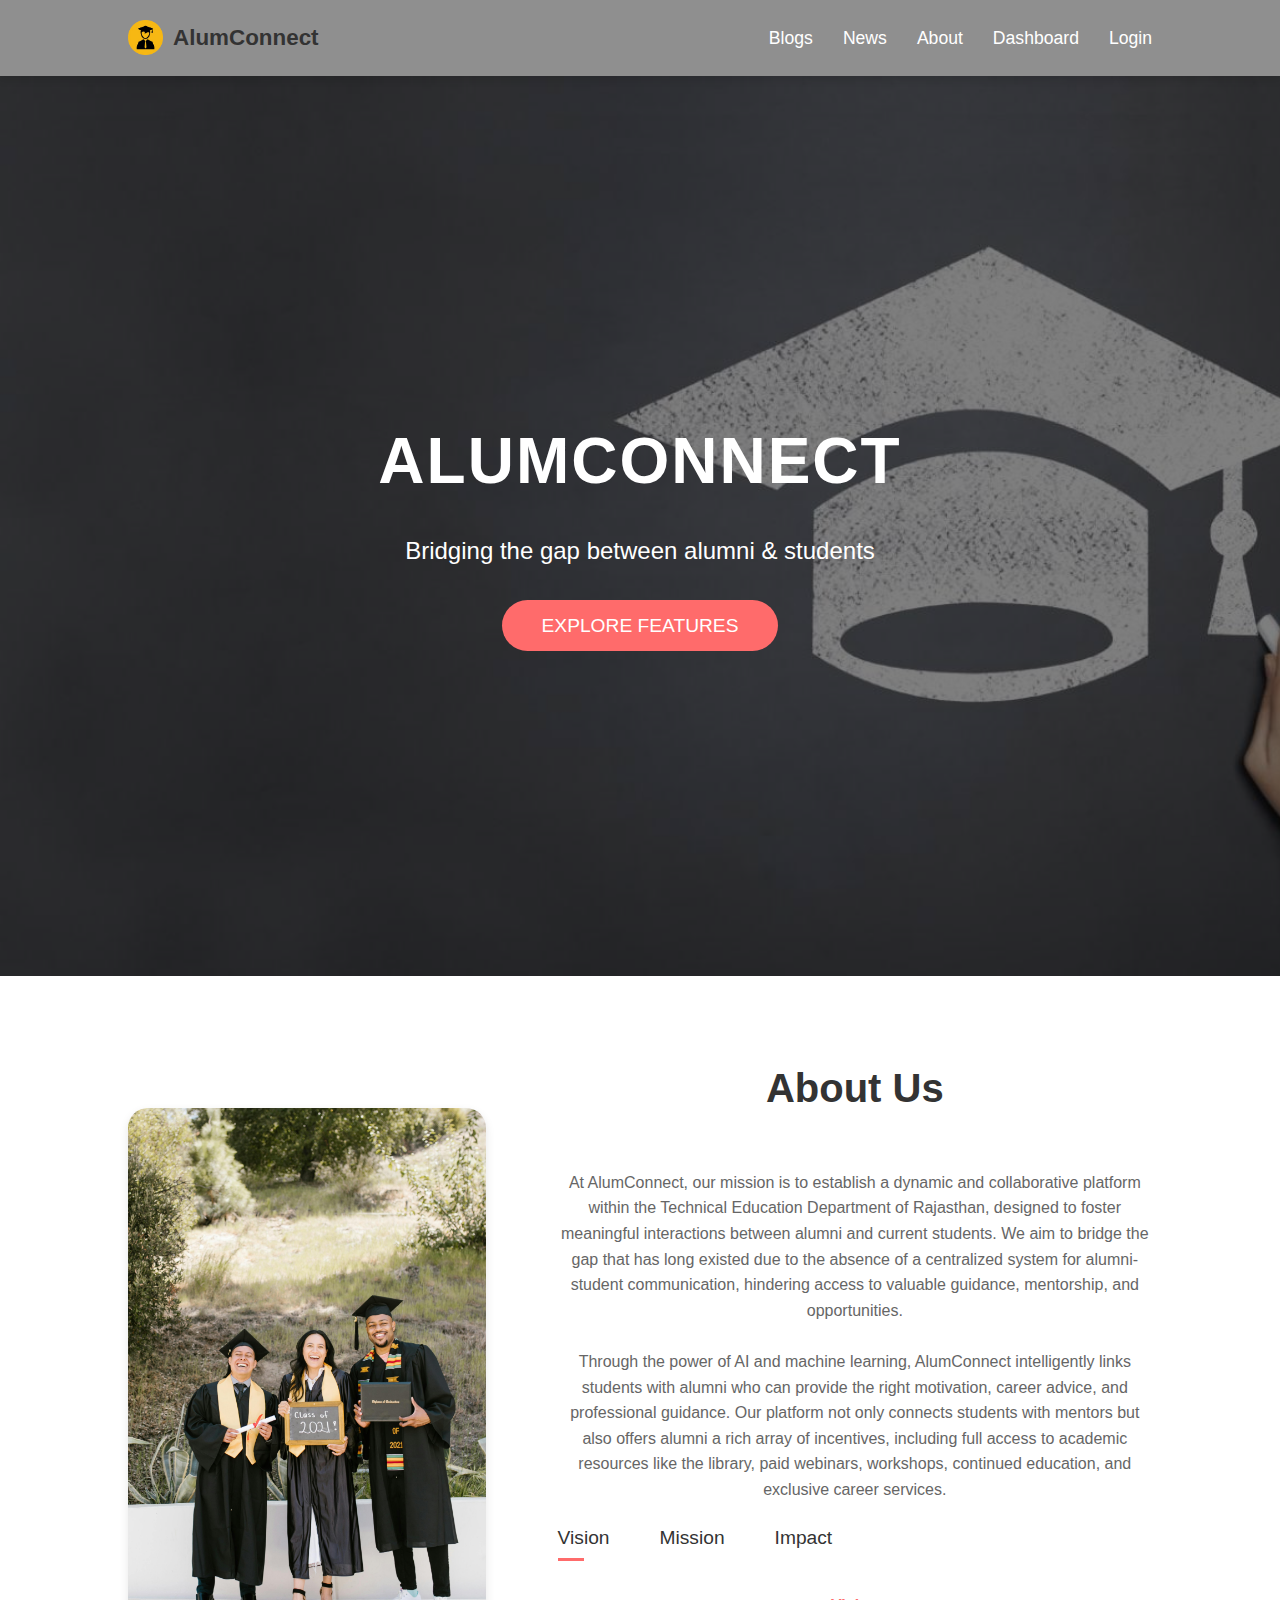
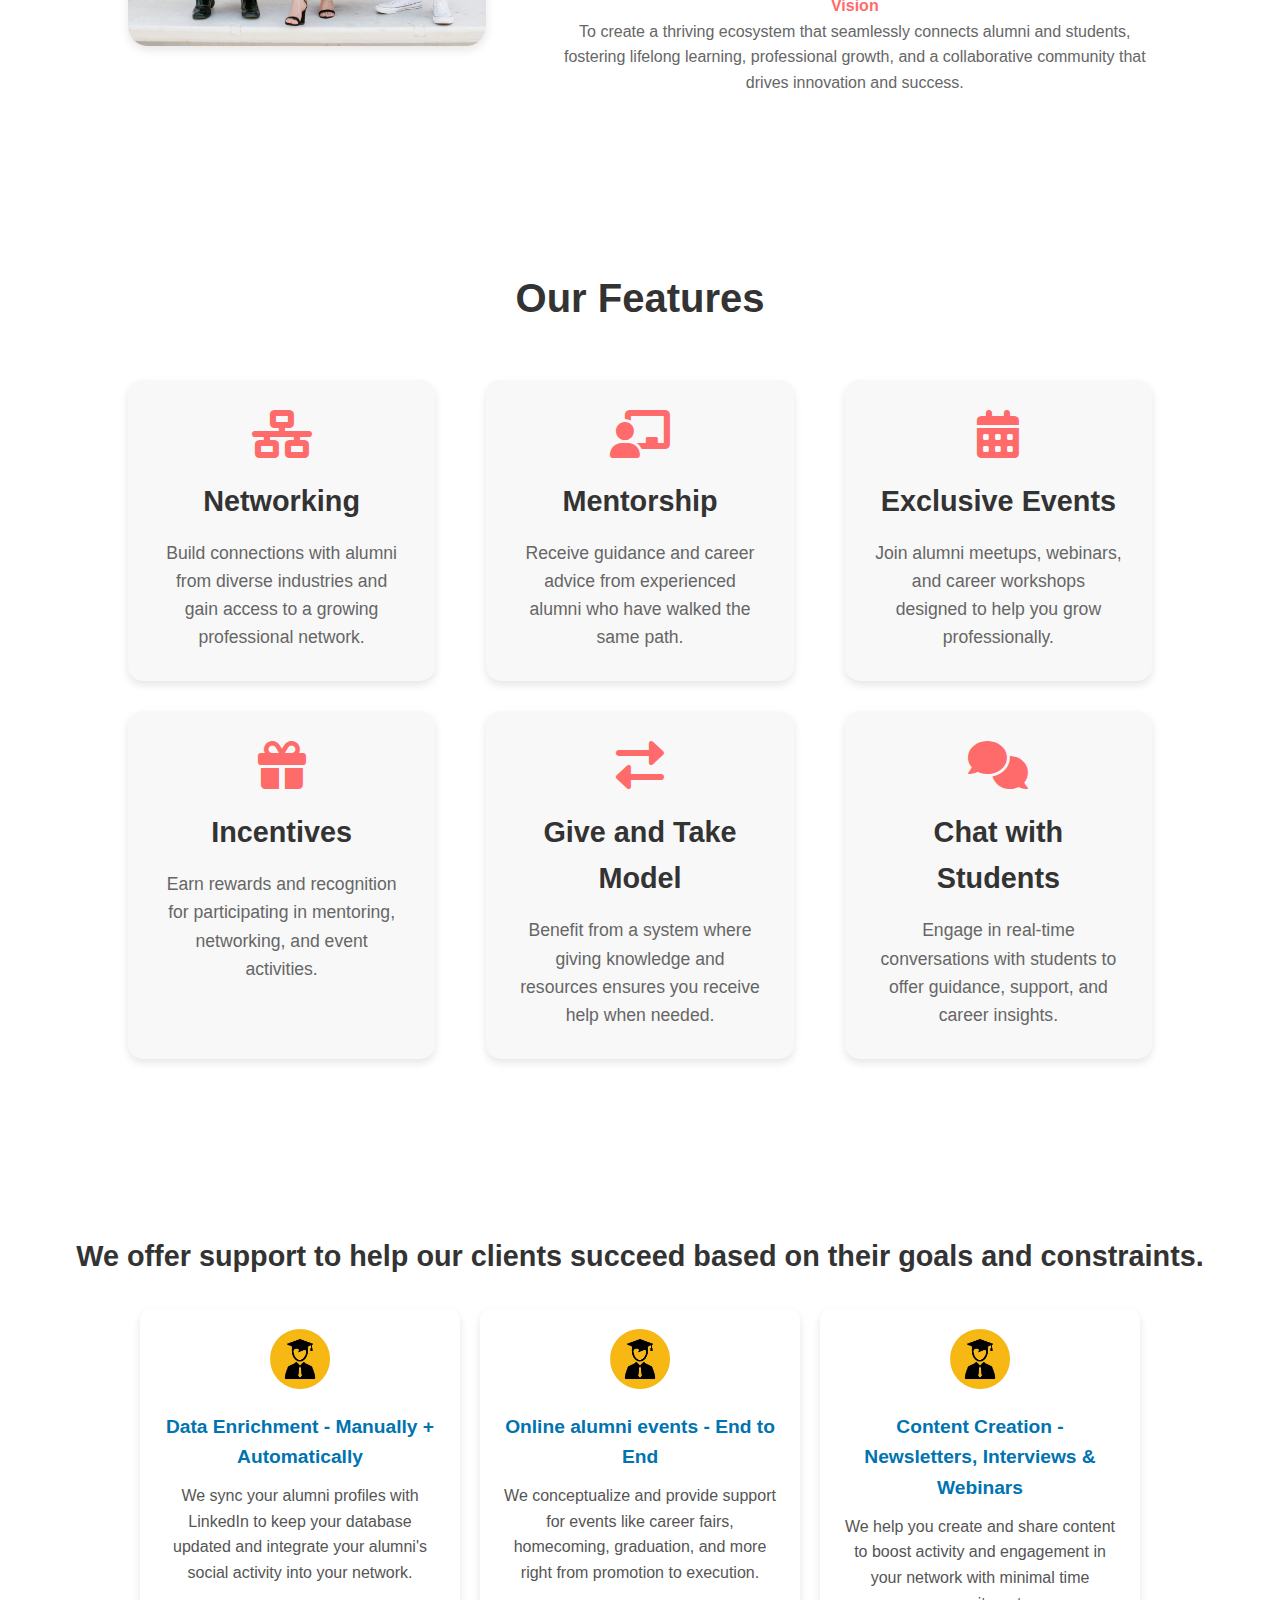
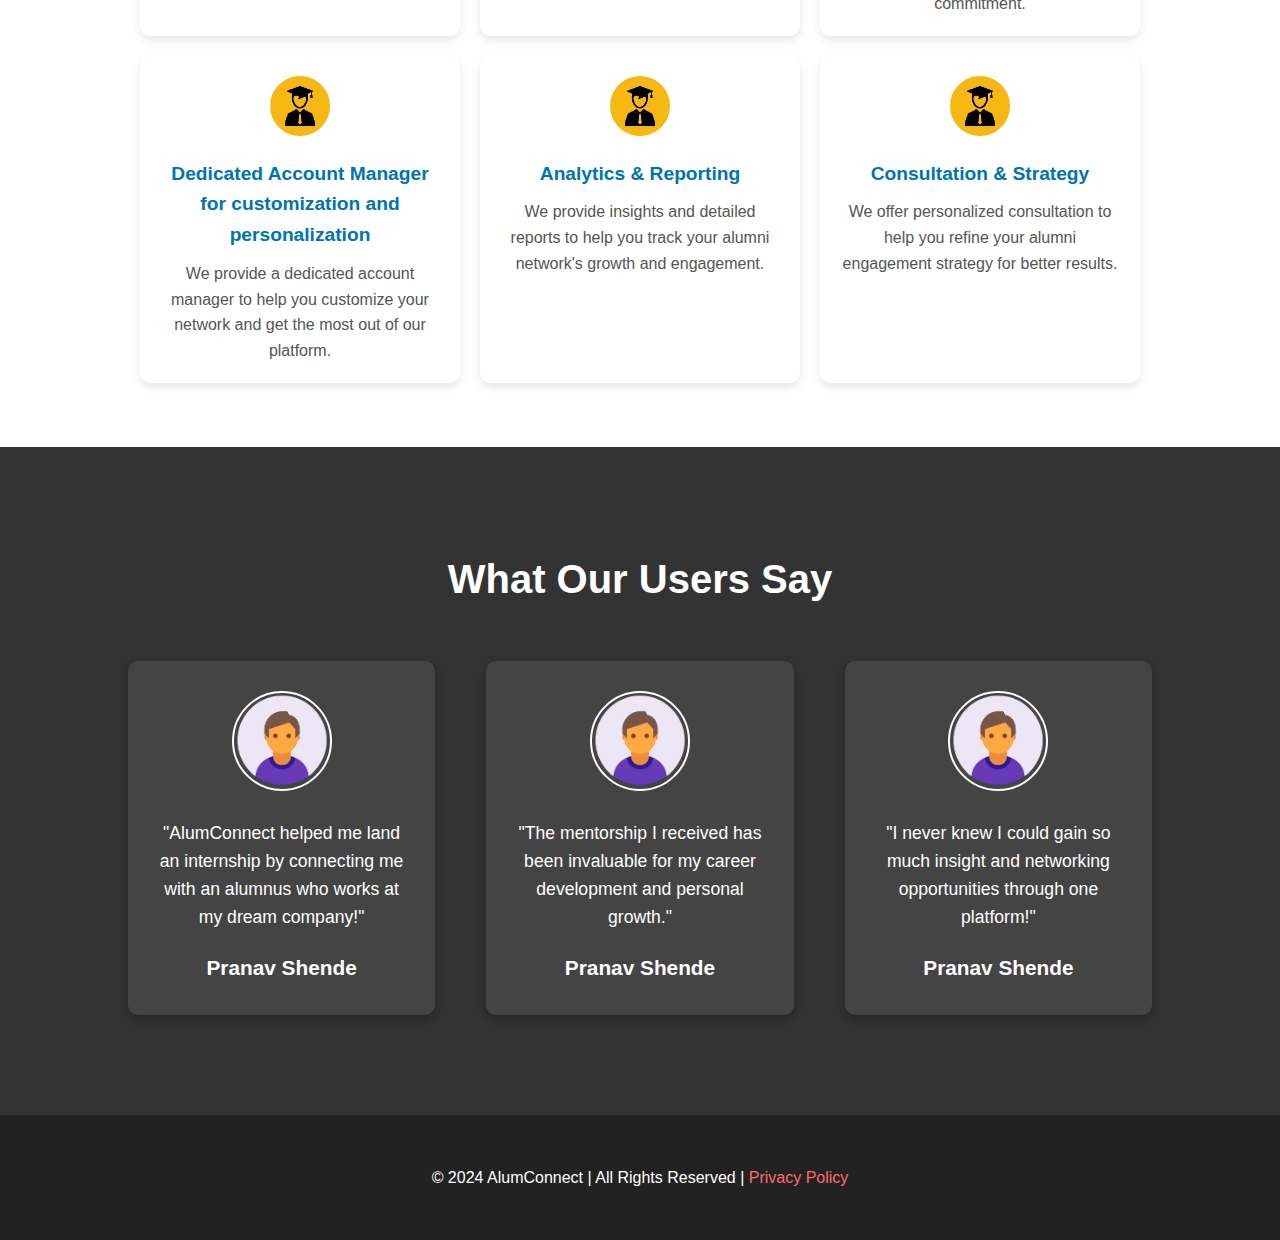
<file: index.html>
<!DOCTYPE html>
<html lang="en">
  <head>
    <meta charset="UTF-8" />
    <meta name="viewport" content="width=device-width, initial-scale=1.0" />
    <title>AlumConnect | Empowering Alumni & Students</title>
    <link
      rel="stylesheet"
      href="https://cdnjs.cloudflare.com/ajax/libs/font-awesome/6.0.0/css/all.min.css"
    />
    <link rel = "stylesheet" href="home.css"/>
  
  </head>
  <body>
    <!-- Navigation Bar -->
    <nav>
      <div class="logo">
        <img src="Alumconnect.png" alt="Logo" />
        <h1>AlumConnect</h1>
      </div>
      <ul>
        <li><a href="blogs.html">Blogs</a></li>
        <li><a href="News.html">News</a></li>
        <li><a href="#about">About</a></li>
            <li>
              <a class="dashboard" href="#dashboard">Dashboard</a>
              <div class="dropdown">
                <a href="admin_dashboard.html">Admin dashboard</a>
                <a href="insti_dashboard.html">Institute Dashboard</a>
               
                <a href="alum_dash.html">Alumni Dashboard</a>
                <a href="Stu_dash.html">Student Dashboard</a>
                         
        <li><a href="login.html" class="custom-login-btn">Login </a></li>
      </ul>
    </nav>

    <!-- Hero Section -->
    <section class="hero-section">
      <div class="hero-overlay"></div>
      <div class="hero-content">
        <h1>AlumConnect</h1>
        <p>Bridging the gap between alumni & students</p>
        <a href="#features" class="cta-btn">Explore Features</a>
      </div>
    </section>

    <!-- About Section -->
    <section id="about" class="about-section">
      <div class="container">
        <div class="row">
          <!-- Left Side: Image -->
          <div class="about-col-1">
            <img src="blog-img3.jpg" alt="About Us" />
          </div>
          <!-- Right Side: Text -->
          <div class="about-col-2">
            <h2 class="sub-title">About Us</h2>
            <p>
              At AlumConnect, our mission is to establish a dynamic and
              collaborative platform within the Technical Education Department
              of Rajasthan, designed to foster meaningful interactions between
              alumni and current students. We aim to bridge the gap that has
              long existed due to the absence of a centralized system for
              alumni-student communication, hindering access to valuable
              guidance, mentorship, and opportunities.

              <br />
              <br />     
              Through the power of AI and machine learning, AlumConnect
              intelligently links students with alumni who can provide the right
              motivation, career advice, and professional guidance. Our platform
              not only connects students with mentors but also offers alumni a
              rich array of incentives, including full access to academic
              resources like the library, paid webinars, workshops, continued
              education, and exclusive career services.

          

      
            </p>

            <!-- Tab Titles -->
            <div class="tab-title">
              <p class="tab-link active-link" data-tab="skills">Vision</p>
              <p class="tab-link" data-tab="experience">Mission</p>
              <p class="tab-link" data-tab="education">Impact</p>
            </div>

            <!-- Tab Contents -->
            <div class="tab-contents active-tab" id="skills">
              <ul>
                <li><span>Vision</span><br />To create a thriving ecosystem that seamlessly connects alumni and students, fostering lifelong learning, professional growth, and a collaborative community that drives innovation and success.</li>               
              </ul>
            </div>

            <div class="tab-contents" id="experience">
              <ul>
                <li>
                  <span>Mission</span><br /><br />Our mission is to establish a centralized platform that empowers students and alumni to engage meaningfully through mentorship, knowledge sharing, and professional networking.<br /><br /> By leveraging AI and machine learning, we aim to facilitate dynamic connections, offering resources and opportunities that benefit both alumni and students.<br /><br /> We are dedicated to enhancing alumni engagement by providing them with avenues for continued learning and leadership, while empowering students with the guidance and tools they need for future success.
                
              </ul>
            </div>

            <div class="tab-contents" id="education">
              <ul>
                <li>
                  <span>Impact</span><br /><br />Alumni Engagement: Increased alumni involvement through workshops and events.<br /><br />
                  Student Support: Enhanced career guidance and mentorship for students.<br /><br />
                  Collaborative Growth: A platform where alumni and students grow together.<br /><br />
                  AI-Powered Connections: Smarter, tailored interactions for meaningful relationships.<br /><br />
                </li>
                
              </ul>
            </div>
          </div>
        </div>
      </div>
    </section>

    <!-- Features Section -->
    <section id="features" class="features-section">
      <h2>Our Features</h2>
      <div class="features-container">
        <div class="feature-item">
          <i class="fa fa-network-wired"></i>
          <h3>Networking</h3>
          <p>
            Build connections with alumni from diverse industries and gain
            access to a growing professional network.
          </p>
        </div>
        <div class="feature-item">
          <i class="fa fa-chalkboard-teacher"></i>
          <h3>Mentorship</h3>
          <p>
            Receive guidance and career advice from experienced alumni who have
            walked the same path.
          </p>
        </div>
        <div class="feature-item">
          <i class="fa fa-calendar-alt"></i>
          <h3>Exclusive Events</h3>
          <p>
            Join alumni meetups, webinars, and career workshops designed to help
            you grow professionally.
          </p>
        </div>
        <div class="feature-item">
          <i class="fa fa-gift"></i>
          <h3>Incentives</h3>
          <p>
            Earn rewards and recognition for participating in mentoring,
            networking, and event activities.
          </p>
        </div>
        <div class="feature-item">
          <i class="fa fa-exchange-alt"></i>
          <h3>Give and Take Model</h3>
          <p>
            Benefit from a system where giving knowledge and resources ensures
            you receive help when needed.
          </p>
        </div>
        <div class="feature-item">
          <i class="fa fa-comments"></i>
          <h3>Chat with Students</h3>
          <p>
            Engage in real-time conversations with students to offer guidance,
            support, and career insights.
          </p>
        </div>
      </div>
    </section>

    <body>
      <section class="support-section">
        <h1>We offer support to help our clients succeed based on their goals and constraints.</h1>
        <div class="support-grid">
            <div class="support-item">
                <img src="Alumconnect.png" alt="LinkedIn Icon" class="support-image">
                <h2>Data Enrichment - Manually + Automatically</h2>
                <p>We sync your alumni profiles with LinkedIn to keep your database updated and integrate your alumni's social activity into your network.</p>
            </div>

            <div class="support-item">
                <img src="Alumconnect.png" alt="Online Events Icon" class="support-image">
                <h2>Online alumni events - End to End</h2>
                <p>We conceptualize and provide support for events like career fairs, homecoming, graduation, and more right from promotion to execution.</p>
            </div>

            <div class="support-item">
                <img src="Alumconnect.png" alt="Content Creation Icon" class="support-image">
                <h2>Content Creation - Newsletters, Interviews & Webinars</h2>
                <p>We help you create and share content to boost activity and engagement in your network with minimal time commitment.</p>
            </div>

            <div class="support-item">
                <img src="Alumconnect.png" alt="Account Manager Icon" class="support-image">
                <h2>Dedicated Account Manager for customization and personalization</h2>
                <p>We provide a dedicated account manager to help you customize your network and get the most out of our platform.</p>
            </div>

            <!-- Additional Box 1 -->
            <div class="support-item">
                <img src="Alumconnect.png" alt="Analytics Icon" class="support-image">
                <h2>Analytics & Reporting</h2>
                <p>We provide insights and detailed reports to help you track your alumni network's growth and engagement.</p>
            </div>

            <!-- Additional Box 2 -->
            <div class="support-item">
                <img src="Alumconnect.png" alt="Consultation Icon" class="support-image">
                <h2>Consultation & Strategy</h2>
                <p>We offer personalized consultation to help you refine your alumni engagement strategy for better results.</p>
            </div>
        </div>
    </section>
    <!-- Testimonial Section -->
    <section class="testimonial-section">
      <h2>What Our Users Say</h2>
      <div class="testimonials">
        <div class="testimonial">
          <img src="img1.png" alt="User 1" />
          <p>
            "AlumConnect helped me land an internship by connecting me with an
            alumnus who works at my dream company!"
          </p>
          <h4>Pranav Shende</h4>
        </div>
        <div class="testimonial">
          <img src="img1.png" alt="User 2" />
          <p>
            "The mentorship I received has been invaluable for my career
            development and personal growth."
          </p>
          <h4>Pranav Shende</h4>
        </div>
        <div class="testimonial">
          <img src="img1.png" alt="User 3" />
          <p>
            "I never knew I could gain so much insight and networking
            opportunities through one platform!"
          </p>
          <h4>Pranav Shende</h4>
        </div>
      </div>
    </section>

    <!-- Footer -->
    <footer>
      <p>
        &copy; 2024 AlumConnect | All Rights Reserved |
        <a href="#">Privacy Policy</a>
      </p>
    </footer>
    <script>
      document.addEventListener("DOMContentLoaded", function () {
        var tablinks = document.getElementsByClassName("tab-link");
        var tabcontents = document.getElementsByClassName("tab-contents");

        function opentab(tabname) {
          for (var i = 0; i < tablinks.length; i++) {
            tablinks[i].classList.remove("active-link");
          }

          for (var i = 0; i < tabcontents.length; i++) {
            tabcontents[i].classList.remove("active-tab");
          }

          document
            .querySelector(`.tab-link[data-tab="${tabname}"]`)
            .classList.add("active-link");
          document.getElementById(tabname).classList.add("active-tab");
        }

        Array.from(tablinks).forEach(function (tablink) {
          tablink.addEventListener("click", function () {
            var tabname = this.getAttribute("data-tab");
            opentab(tabname);
          });
        });

        opentab("skills"); // Open the 'Skills' tab by default
      });
    </script>
  </body>
</html>
</file>
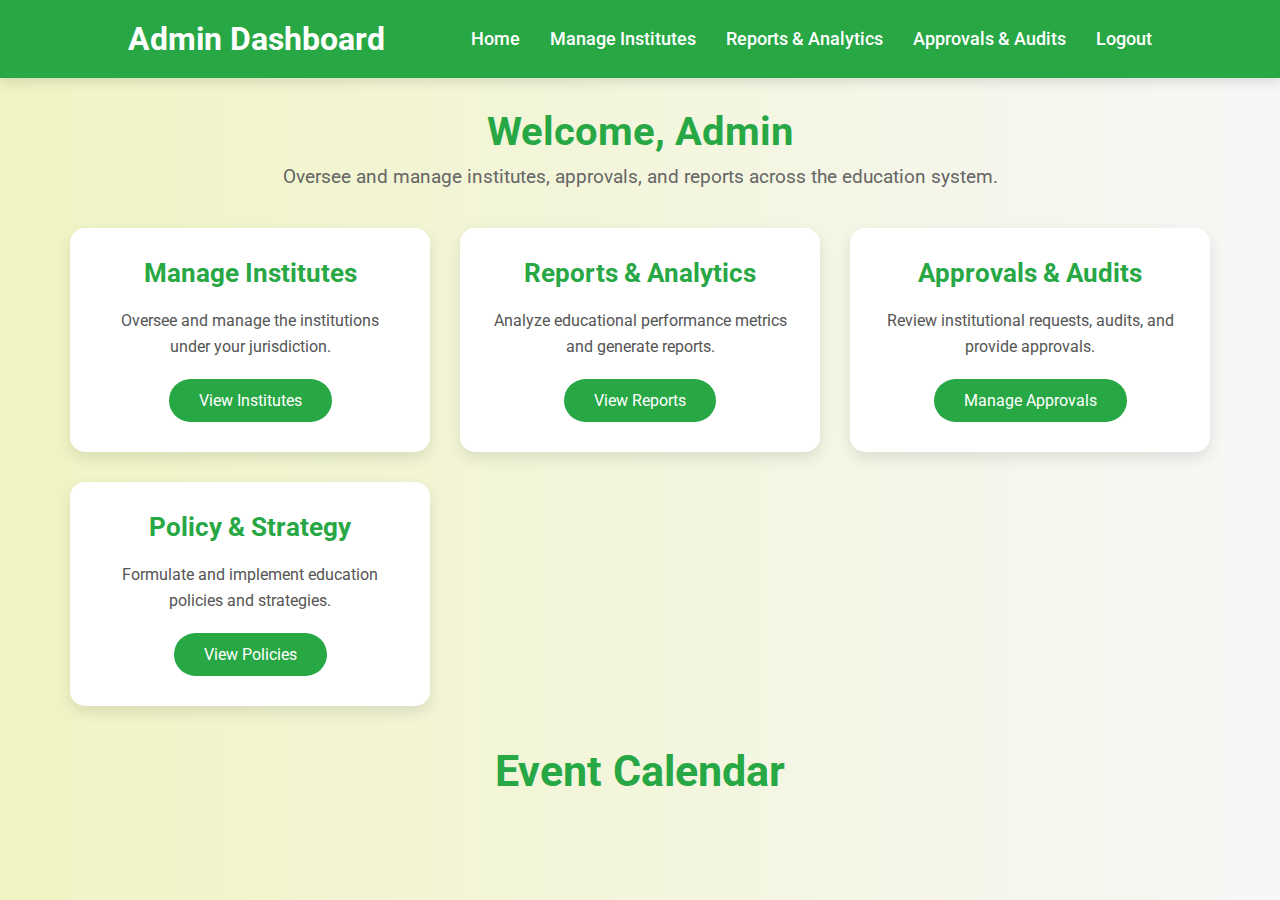
<file: admin_dashboard.html>
<!DOCTYPE html>
<html lang="en">
<head>
  <meta charset="UTF-8" />
  <meta name="viewport" content="width=device-width, initial-scale=1.0" />
  <title>Admin Dashboard - Technical Education Department</title>
  <link href="https://fonts.googleapis.com/css2?family=Roboto:wght@400;500;700&display=swap" rel="stylesheet">
  <style>
   * {
  margin: 0;
  padding: 0;
  box-sizing: border-box;
}

body {
  font-family: 'Roboto', sans-serif;
  background: linear-gradient(to right, #f0f4c3, #f7f7f7);
}

nav {
  width: 100%;
  background-color: #28a745;
  padding: 20px 10%;
  display: flex;
  justify-content: space-between;
  align-items: center;
  color: white;
  box-shadow: 0 5px 10px rgba(0, 0, 0, 0.1);
}

nav h1 {
  font-size: 2rem;
  font-weight: 700;
}

nav ul {
  display: flex;
  list-style: none;
}

nav ul li {
  margin-left: 30px;
}

nav ul li a {
  text-decoration: none;
  color: white;
  font-size: 1.1rem;
  font-weight: 500;
  transition: color 0.3s;
}

nav ul li a:hover {
  color: #f1c40f;
}

.dashboard-container {
  margin-top: 40px;
  padding: 30px;
  max-width: 1200px;
  margin: 0 auto;
  text-align: center;
  animation: fadeIn 1s ease-out;
}

@keyframes fadeIn {
  from {
    opacity: 0;
    transform: translateY(30px);
  }
  to {
    opacity: 1;
    transform: translateY(0);
  }
}

.dashboard-header h2 {
  font-size: 2.5rem;
  color: #28a745;
  margin-bottom: 10px;
}

.dashboard-header p {
  font-size: 1.2rem;
  color: #666;
  margin-bottom: 40px;
}

.dashboard-grid {
  display: grid;
  grid-template-columns: repeat(auto-fit, minmax(270px, 1fr));
  gap: 30px;
}

.dashboard-item {
  background-color: white;
  padding: 30px;
  border-radius: 15px;
  box-shadow: 0 6px 15px rgba(0, 0, 0, 0.1);
  text-align: center;
  transition: transform 0.3s ease;
}

.dashboard-item:hover {
  transform: translateY(-10px);
}

.dashboard-item h3 {
  margin-bottom: 20px;
  font-size: 1.6rem;
  color: #28a745;
}

.dashboard-item p {
  font-size: 1rem;
  color: #555;
  line-height: 1.6;
}

.dashboard-item a {
  text-decoration: none;
  color: white;
  background-color: #28a745;
  padding: 12px 30px;
  border-radius: 30px;
  display: inline-block;
  margin-top: 20px;
  transition: background-color 0.3s;
}

.dashboard-item a:hover {
  background-color: #006400;
}

.calendar-container {
  margin-top: 40px;
}

.calendar-header {
  font-size: 1.8rem;
  color: #28a745;
  margin-bottom: 20px;
}

table {
  width: 100%;
  border-collapse: collapse;
  margin-top: 20px;
}

th, td {
  padding: 10px;
  text-align: center;
  border: 1px solid #ddd;
}

th {
  background-color: #28a745;
  color: white;
}

td {
  background-color: #f9f9f9;
  cursor: pointer;
  transition: background-color 0.3s;
}

td:hover {
  background-color: #f0f4c3;
}

  </style>
</head>
<body>
  <nav>
    <h1>Admin Dashboard</h1>
    <ul>
      <li><a href="#">Home</a></li>
      <li><a href="#">Manage Institutes</a></li>
      <li><a href="#">Reports & Analytics</a></li>
      <li><a href="#">Approvals & Audits</a></li>
      <li><a href="#">Logout</a></li>
    </ul>
  </nav>

  <div class="dashboard-container">
    <div class="dashboard-header">
      <h2>Welcome, Admin</h2>
      <p>Oversee and manage institutes, approvals, and reports across the education system.</p>
    </div>

    <div class="dashboard-grid">
      <div class="dashboard-item">
        <h3>Manage Institutes</h3>
        <p>Oversee and manage the institutions under your jurisdiction.</p>
        <a href="#">View Institutes</a>
      </div>

      <div class="dashboard-item">
        <h3>Reports & Analytics</h3>
        <p>Analyze educational performance metrics and generate reports.</p>
        <a href="#">View Reports</a>
      </div>

      <div class="dashboard-item">
        <h3>Approvals & Audits</h3>
        <p>Review institutional requests, audits, and provide approvals.</p>
        <a href="#">Manage Approvals</a>
      </div>

      <div class="dashboard-item">
        <h3>Policy & Strategy</h3>
        <p>Formulate and implement education policies and strategies.</p>
        <a href="#">View Policies</a>
      </div>
    </div>

    <!-- Calendar Section -->
    <div class="calendar-container">
      <div class="calendar-header">
        <h2>Event Calendar</h2>
      </div>
      <table>
        <!-- Calendar Content Similar as Before -->
      </table>
    </div>
  </div>
</body>
</html>
</file>
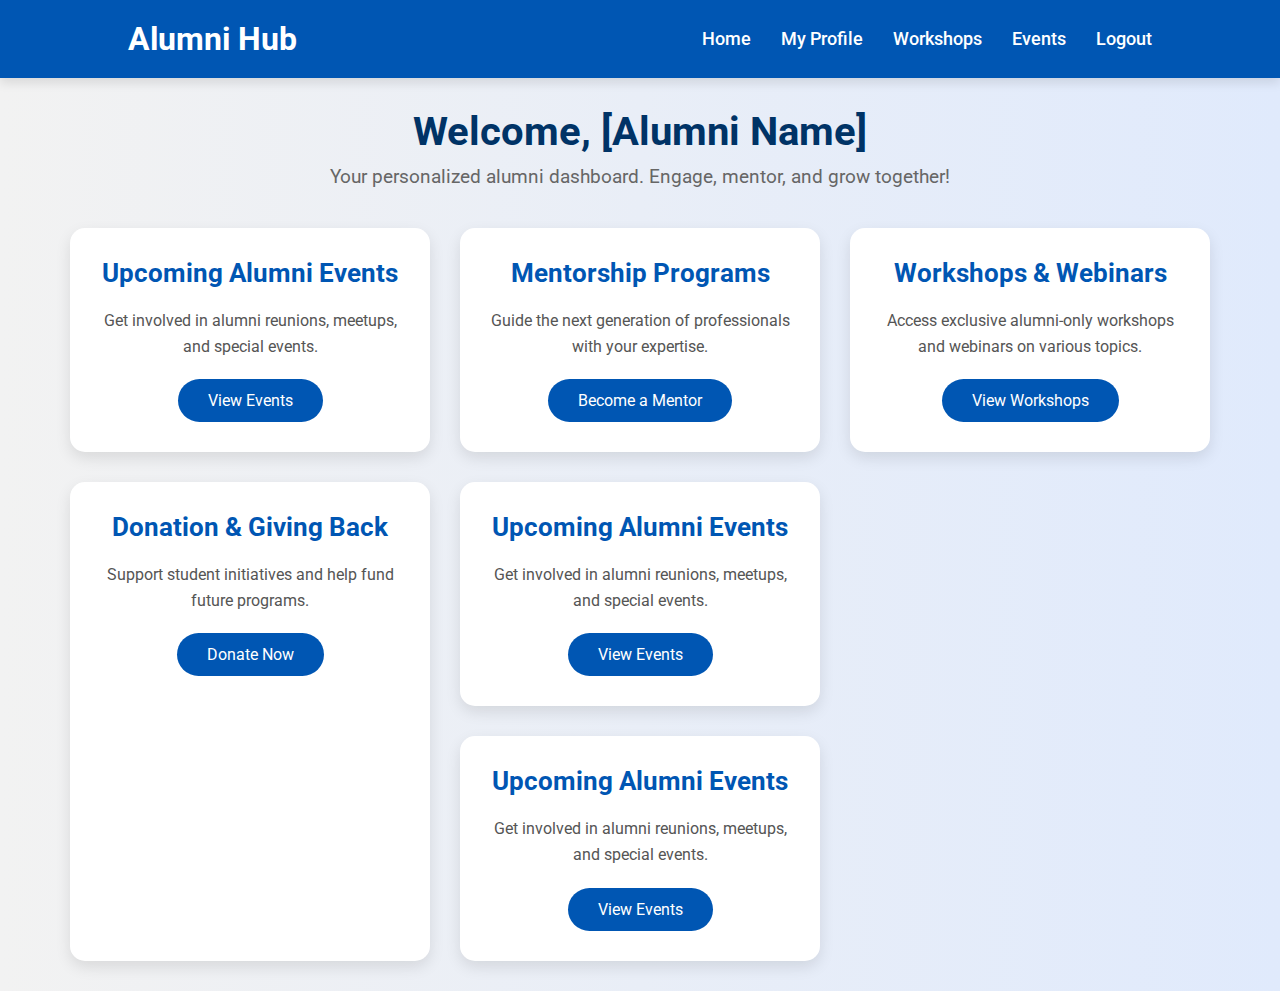
<file: alum_dash.html>
<!DOCTYPE html>
<html lang="en">
<head>
  <meta charset="UTF-8" />
  <meta name="viewport" content="width=device-width, initial-scale=1.0" />
  <title>Alumni Dashboard</title>
  <link href="https://fonts.googleapis.com/css2?family=Roboto:wght@400;500;700&display=swap" rel="stylesheet">
  <style>
    * {
      margin: 0;
      padding: 0;
      box-sizing: border-box;
    }

    body {
      font-family: 'Roboto', sans-serif;
      background: linear-gradient(to right, #f2f2f2, #e0eafc);
    }

    nav {
      width: 100%;
      background-color: #0056b3;
      padding: 20px 10%;
      display: flex;
      justify-content: space-between;
      align-items: center;
      color: white;
      box-shadow: 0 5px 10px rgba(0, 0, 0, 0.1);
    }

    nav h1 {
      font-size: 2rem;
      font-weight: 700;
    }

    nav ul {
      display: flex;
      list-style: none;
    }

    nav ul li {
      margin-left: 30px;
    }

    nav ul li a {
      text-decoration: none;
      color: white;
      font-size: 1.1rem;
      font-weight: 500;
      transition: color 0.3s;
    }

    nav ul li a:hover {
      color: #ffde7d;
    }

    .dashboard-container {
      margin-top: 40px;
      padding: 30px;
      max-width: 1200px;
      margin: 0 auto;
      text-align: center;
      animation: fadeIn 1s ease-out;
    }

    @keyframes fadeIn {
      from {
        opacity: 0;
        transform: translateY(30px);
      }
      to {
        opacity: 1;
        transform: translateY(0);
      }
    }

    .dashboard-header h2 {
      font-size: 2.5rem;
      color: #003366;
      margin-bottom: 10px;
    }

    .dashboard-header p {
      font-size: 1.2rem;
      color: #666;
      margin-bottom: 40px;
    }

    .dashboard-grid {
      display: grid;
      grid-template-columns: repeat(auto-fit, minmax(270px, 1fr));
      gap: 30px;
    }

    .dashboard-item {
      background-color: white;
      padding: 30px;
      border-radius: 15px;
      box-shadow: 0 6px 15px rgba(0, 0, 0, 0.1);
      text-align: center;
      transition: transform 0.3s ease;
    }

    .dashboard-item:hover {
      transform: translateY(-10px);
    }

    .dashboard-item h3 {
      margin-bottom: 20px;
      font-size: 1.6rem;
      color: #0056b3;
    }

    .dashboard-item p {
      font-size: 1rem;
      color: #555;
      line-height: 1.6;
    }

    .dashboard-item a {
      text-decoration: none;
      color: white;
      background-color: #0056b3;
      padding: 12px 30px;
      border-radius: 30px;
      display: inline-block;
      margin-top: 20px;
      transition: background-color 0.3s;
    }

    .dashboard-item a:hover {
      background-color: #003366;
    }
  </style>
</head>
<body>
  <nav>
    <h1>Alumni Hub</h1>
    <ul>
      <li><a href="#">Home</a></li>
      <li><a href="#">My Profile</a></li>
      <li><a href="#">Workshops</a></li>
      <li><a href="#">Events</a></li>
      <li><a href="#">Logout</a></li>
    </ul>
  </nav>

  <div class="dashboard-container">
    <div class="dashboard-header">
      <h2>Welcome, [Alumni Name]</h2>
      <p>Your personalized alumni dashboard. Engage, mentor, and grow together!</p>
    </div>

    <div class="dashboard-grid">
      <div class="dashboard-item">
        <h3>Upcoming Alumni Events</h3>
        <p>Get involved in alumni reunions, meetups, and special events.</p>
        <a href="#">View Events</a>
      </div>

      <div class="dashboard-item">
        <h3>Mentorship Programs</h3>
        <p>Guide the next generation of professionals with your expertise.</p>
        <a href="#">Become a Mentor</a>
      </div>

      <div class="dashboard-item">
        <h3>Workshops & Webinars</h3>
        <p>Access exclusive alumni-only workshops and webinars on various topics.</p>
        <a href="#">View Workshops</a>
      </div>

      <div class="dashboard-item">
        <h3>Donation & Giving Back</h3>
        <p>Support student initiatives and help fund future programs.</p>
        <a href="#">Donate Now</a>
      </div>
      <div class="dashboard-grid">
        <div class="dashboard-item">
          <h3>Upcoming Alumni Events</h3>
          <p>Get involved in alumni reunions, meetups, and special events.</p>
          <a href="#">View Events</a>
        </div>
        <div class="dashboard-grid">
            <div class="dashboard-item">
              <h3>Upcoming Alumni Events</h3>
              <p>Get involved in alumni reunions, meetups, and special events.</p>
              <a href="#">View Events</a>
            </div>
    </div>
  </div>
</body>
</html>
</file>
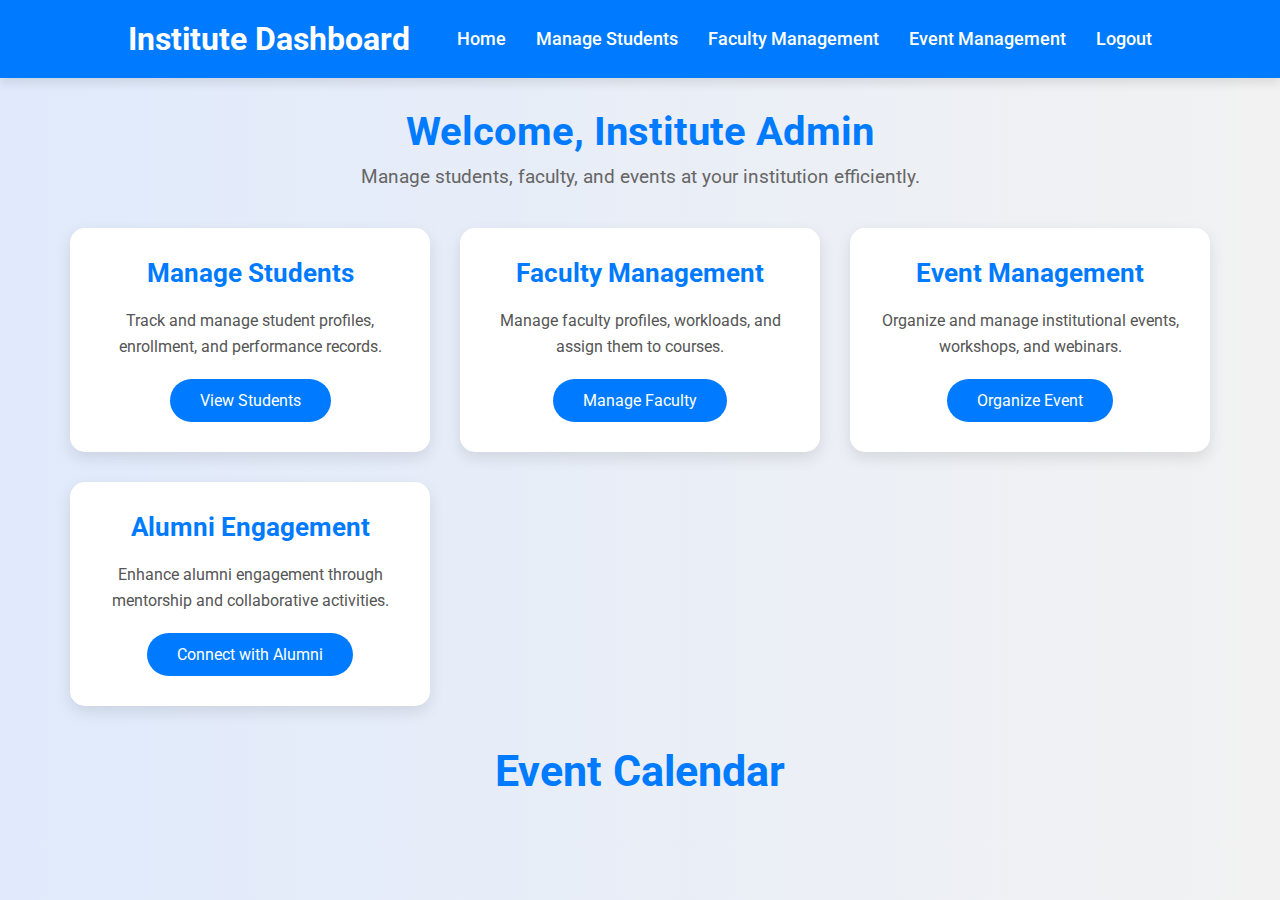
<file: insti_dashboard.html>
<!DOCTYPE html>
<html lang="en">
<head>
  <meta charset="UTF-8" />
  <meta name="viewport" content="width=device-width, initial-scale=1.0" />
  <title>Institute Dashboard</title>
  <link href="https://fonts.googleapis.com/css2?family=Roboto:wght@400;500;700&display=swap" rel="stylesheet">
  <style>
   * {
  margin: 0;
  padding: 0;
  box-sizing: border-box;
}

body {
  font-family: 'Roboto', sans-serif;
  background: linear-gradient(to right, #e0eafc, #f2f2f2);
}

nav {
  width: 100%;
  background-color: #007bff;
  padding: 20px 10%;
  display: flex;
  justify-content: space-between;
  align-items: center;
  color: white;
  box-shadow: 0 5px 10px rgba(0, 0, 0, 0.1);
}

nav h1 {
  font-size: 2rem;
  font-weight: 700;
}

nav ul {
  display: flex;
  list-style: none;
}

nav ul li {
  margin-left: 30px;
}

nav ul li a {
  text-decoration: none;
  color: white;
  font-size: 1.1rem;
  font-weight: 500;
  transition: color 0.3s;
}

nav ul li a:hover {
  color: #ffcc00;
}

.dashboard-container {
  margin-top: 40px;
  padding: 30px;
  max-width: 1200px;
  margin: 0 auto;
  text-align: center;
  animation: fadeIn 1s ease-out;
}

@keyframes fadeIn {
  from {
    opacity: 0;
    transform: translateY(30px);
  }
  to {
    opacity: 1;
    transform: translateY(0);
  }
}

.dashboard-header h2 {
  font-size: 2.5rem;
  color: #007bff;
  margin-bottom: 10px;
}

.dashboard-header p {
  font-size: 1.2rem;
  color: #666;
  margin-bottom: 40px;
}

.dashboard-grid {
  display: grid;
  grid-template-columns: repeat(auto-fit, minmax(270px, 1fr));
  gap: 30px;
}

.dashboard-item {
  background-color: white;
  padding: 30px;
  border-radius: 15px;
  box-shadow: 0 6px 15px rgba(0, 0, 0, 0.1);
  text-align: center;
  transition: transform 0.3s ease;
}

.dashboard-item:hover {
  transform: translateY(-10px);
}

.dashboard-item h3 {
  margin-bottom: 20px;
  font-size: 1.6rem;
  color: #007bff;
}

.dashboard-item p {
  font-size: 1rem;
  color: #555;
  line-height: 1.6;
}

.dashboard-item a {
  text-decoration: none;
  color: white;
  background-color: #007bff;
  padding: 12px 30px;
  border-radius: 30px;
  display: inline-block;
  margin-top: 20px;
  transition: background-color 0.3s;
}

.dashboard-item a:hover {
  background-color: #0056b3;
}

.calendar-container {
  margin-top: 40px;
}

.calendar-header {
  font-size: 1.8rem;
  color: #007bff;
  margin-bottom: 20px;
}

table {
  width: 100%;
  border-collapse: collapse;
  margin-top: 20px;
}

th, td {
  padding: 10px;
  text-align: center;
  border: 1px solid #ddd;
}

th {
  background-color: #007bff;
  color: white;
}

td {
  background-color: #f9f9f9;
  cursor: pointer;
  transition: background-color 0.3s;
}

td:hover {
  background-color: #e0eafc;
}

  </style>
</head>
<body>
  <nav>
    <h1>Institute Dashboard</h1>
    <ul>
      <li><a href="#">Home</a></li>
      <li><a href="#">Manage Students</a></li>
      <li><a href="#">Faculty Management</a></li>
      <li><a href="#">Event Management</a></li>
      <li><a href="#">Logout</a></li>
    </ul>
  </nav>

  <div class="dashboard-container">
    <div class="dashboard-header">
      <h2>Welcome, Institute Admin</h2>
      <p>Manage students, faculty, and events at your institution efficiently.</p>
    </div>

    <div class="dashboard-grid">
      <div class="dashboard-item">
        <h3>Manage Students</h3>
        <p>Track and manage student profiles, enrollment, and performance records.</p>
        <a href="#">View Students</a>
      </div>

      <div class="dashboard-item">
        <h3>Faculty Management</h3>
        <p>Manage faculty profiles, workloads, and assign them to courses.</p>
        <a href="#">Manage Faculty</a>
      </div>

      <div class="dashboard-item">
        <h3>Event Management</h3>
        <p>Organize and manage institutional events, workshops, and webinars.</p>
        <a href="#">Organize Event</a>
      </div>

      <div class="dashboard-item">
        <h3>Alumni Engagement</h3>
        <p>Enhance alumni engagement through mentorship and collaborative activities.</p>
        <a href="#">Connect with Alumni</a>
      </div>
    </div>

    <!-- Calendar Section -->
    <div class="calendar-container">
      <div class="calendar-header">
        <h2>Event Calendar</h2>
      </div>
      <table>
        <!-- Calendar Content Similar as Before -->
      </table>
    </div>
  </div>
</body>
</html>
</file>
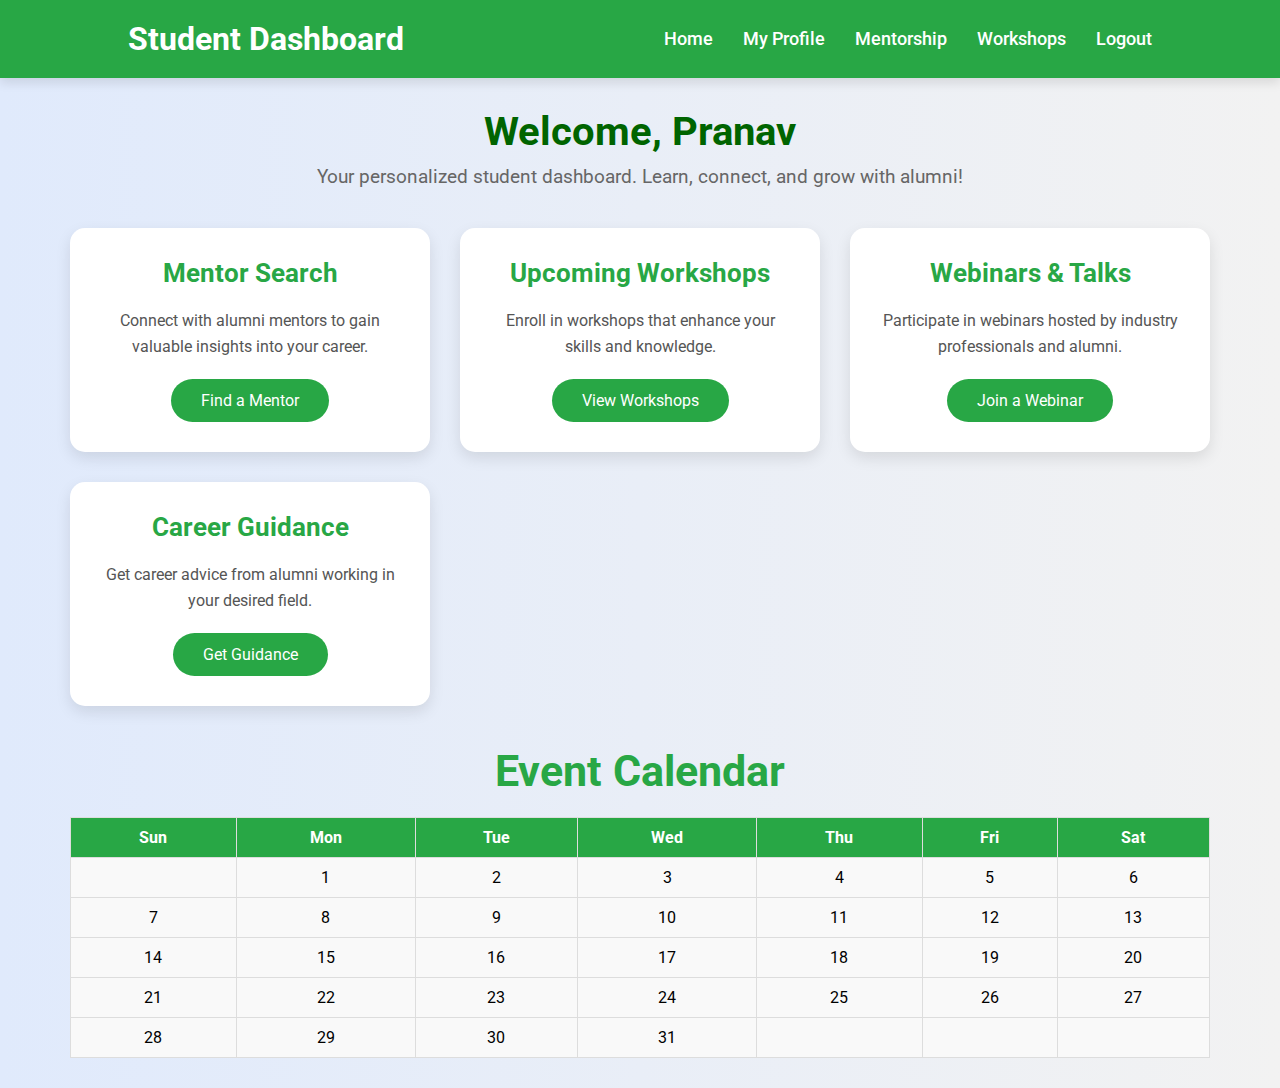
<file: Stu_dash.html>
<!DOCTYPE html>
<html lang="en">
<head>
  <meta charset="UTF-8" />
  <meta name="viewport" content="width=device-width, initial-scale=1.0" />
  <title>Student Dashboard</title>
  <link href="https://fonts.googleapis.com/css2?family=Roboto:wght@400;500;700&display=swap" rel="stylesheet">
  <style>
    * {
      margin: 0;
      padding: 0;
      box-sizing: border-box;
    }

    body {
      font-family: 'Roboto', sans-serif;
      background: linear-gradient(to right, #e0eafc, #f2f2f2);
    }

    nav {
      width: 100%;
      background-color: #28a745;
      padding: 20px 10%;
      display: flex;
      justify-content: space-between;
      align-items: center;
      color: white;
      box-shadow: 0 5px 10px rgba(0, 0, 0, 0.1);
    }

    nav h1 {
      font-size: 2rem;
      font-weight: 700;
    }

    nav ul {
      display: flex;
      list-style: none;
    }

    nav ul li {
      margin-left: 30px;
    }

    nav ul li a {
      text-decoration: none;
      color: white;
      font-size: 1.1rem;
      font-weight: 500;
      transition: color 0.3s;
    }

    nav ul li a:hover {
      color: #f1c40f;
    }

    .dashboard-container {
      margin-top: 40px;
      padding: 30px;
      max-width: 1200px;
      margin: 0 auto;
      text-align: center;
      animation: fadeIn 1s ease-out;
    }

    @keyframes fadeIn {
      from {
        opacity: 0;
        transform: translateY(30px);
      }
      to {
        opacity: 1;
        transform: translateY(0);
      }
    }

    .dashboard-header h2 {
      font-size: 2.5rem;
      color: #006400;
      margin-bottom: 10px;
    }

    .dashboard-header p {
      font-size: 1.2rem;
      color: #666;
      margin-bottom: 40px;
    }

    .dashboard-grid {
      display: grid;
      grid-template-columns: repeat(auto-fit, minmax(270px, 1fr));
      gap: 30px;
    }

    .dashboard-item {
      background-color: white;
      padding: 30px;
      border-radius: 15px;
      box-shadow: 0 6px 15px rgba(0, 0, 0, 0.1);
      text-align: center;
      transition: transform 0.3s ease;
    }

    .dashboard-item:hover {
      transform: translateY(-10px);
    }

    .dashboard-item h3 {
      margin-bottom: 20px;
      font-size: 1.6rem;
      color: #28a745;
    }

    .dashboard-item p {
      font-size: 1rem;
      color: #555;
      line-height: 1.6;
    }

    .dashboard-item a {
      text-decoration: none;
      color: white;
      background-color: #28a745;
      padding: 12px 30px;
      border-radius: 30px;
      display: inline-block;
      margin-top: 20px;
      transition: background-color 0.3s;
    }

    .dashboard-item a:hover {
      background-color: #006400;
    }

    .calendar-container {
      margin-top: 40px;
    }

    .calendar-header {
      font-size: 1.8rem;
      color: #28a745;
      margin-bottom: 20px;
    }

    table {
      width: 100%;
      border-collapse: collapse;
      margin-top: 20px;
    }

    th, td {
      padding: 10px;
      text-align: center;
      border: 1px solid #ddd;
    }

    th {
      background-color: #28a745;
      color: white;
    }

    td {
      background-color: #f9f9f9;
      cursor: pointer;
      transition: background-color 0.3s;
    }

    td:hover {
      background-color: #e0eafc;
    }

  </style>
</head>
<body>
  <nav>
    <h1>Student Dashboard</h1>
    <ul>
      <li><a href="#">Home</a></li>
      <li><a href="#">My Profile</a></li>
      <li><a href="#">Mentorship</a></li>
      <li><a href="#">Workshops</a></li>
      <li><a href="#">Logout</a></li>
    </ul>
  </nav>

  <div class="dashboard-container">
    <div class="dashboard-header">
      <h2>Welcome, Pranav</h2>
      <p>Your personalized student dashboard. Learn, connect, and grow with alumni!</p>
    </div>

    <div class="dashboard-grid">
      <div class="dashboard-item">
        <h3>Mentor Search</h3>
        <p>Connect with alumni mentors to gain valuable insights into your career.</p>
        <a href="#">Find a Mentor</a>
      </div>

      <div class="dashboard-item">
        <h3>Upcoming Workshops</h3>
        <p>Enroll in workshops that enhance your skills and knowledge.</p>
        <a href="#">View Workshops</a>
      </div>

      <div class="dashboard-item">
        <h3>Webinars & Talks</h3>
        <p>Participate in webinars hosted by industry professionals and alumni.</p>
        <a href="#">Join a Webinar</a>
      </div>

      <div class="dashboard-item">
        <h3>Career Guidance</h3>
        <p>Get career advice from alumni working in your desired field.</p>
        <a href="#">Get Guidance</a>
      </div>
    </div>

    <!-- Calendar Section -->
    <div class="calendar-container">
      <div class="calendar-header">
        <h2>Event Calendar</h2>
      </div>
      <table>
        <thead>
          <tr>
            <th>Sun</th>
            <th>Mon</th>
            <th>Tue</th>
            <th>Wed</th>
            <th>Thu</th>
            <th>Fri</th>
            <th>Sat</th>
          </tr>
        </thead>
        <tbody>
          <tr>
            <td></td><td>1</td><td>2</td><td>3</td><td>4</td><td>5</td><td>6</td>
          </tr>
          <tr>
            <td>7</td><td>8</td><td>9</td><td>10</td><td>11</td><td>12</td><td>13</td>
          </tr>
          <tr>
            <td>14</td><td>15</td><td>16</td><td>17</td><td>18</td><td>19</td><td>20</td>
          </tr>
          <tr>
            <td>21</td><td>22</td><td>23</td><td>24</td><td>25</td><td>26</td><td>27</td>
          </tr>
          <tr>
            <td>28</td><td>29</td><td>30</td><td>31</td><td></td><td></td><td></td>
          </tr>
        </tbody>
      </table>
    </div>
  </div>
</body>
</html>
</file>
<file: home.css>
/* Reset default styling */
 * {
    margin: 0;
    padding: 0;
    box-sizing: border-box;
  }

  body {
    font-family: "Helvetica", sans-serif;
    background-color: #f8f8f8;
    color: #333;
  }

  /* Navigation Bar */
  nav {
    width: 100%;
    background-color: #fff;
    display: flex;
    justify-content: space-between;
    align-items: center;
    padding: 10px 10%; /* Reduced padding for smaller height */
    box-shadow: 0 4px 8px rgba(0, 0, 0, 0.1);
    position: fixed;
    top: 0;
    left: 0;
    z-index: 10;
  }

  nav .logo {
    display: flex;
    align-items: center;
  }

  nav .logo img {
    width: 35px; /* Slightly smaller logo */
    margin-right: 10px;
  }

  nav .logo h1 {
    font-size: 1.4em; /* Reduced font size */
    color: #333;
  }

  nav ul {
    display: flex;
    list-style: none;
  }

  nav ul li {
    margin-left: 20px;
  }

  nav ul li a {
    text-decoration: none;
    font-size: 1em; /* Reduced font size */
    color: #333;
    transition: color 0.3s ease;
  }

  nav ul li a:hover {
    color: #ff6b6b;
  }

  /* Adjust body content to account for fixed nav */
  body {
    padding-top: 70px; /* Adjusted padding */
  }

  /* Hero Section */
  .hero-section {
    height: 100vh;
    background: url("background.jpg") no-repeat
      center center/cover;
    display: flex;
    justify-content: center;
    align-items: center;
    color: white;
    text-align: center;
    position: relative;
  }

  .hero-overlay {
    position: absolute;
    top: 0;
    left: 0;
    width: 100%;
    height: 100%;
    background: rgba(0, 0, 0, 0.5);
    z-index: 1;
  }

  .hero-content {
    z-index: 2;
  }

  .hero-content h1 {
    font-size: 4em;
    text-transform: uppercase;
    margin-bottom: 20px;
    letter-spacing: 2px;
  }

  .hero-content p {
    font-size: 1.5em;
    margin-bottom: 40px;
  }

  .hero-content .cta-btn {
    padding: 15px 40px;
    background-color: #ff6b6b;
    color: white;
    text-transform: uppercase;
    font-size: 1.2em;
    border-radius: 50px;
    text-decoration: none;
    transition: background 0.3s ease;
  }

  .hero-content .cta-btn:hover {
    background-color: #ff4b4b;
  }

  /* About Section */
  .about-section {
    padding: 80px 10%;
    background-color: #fff;
    text-align: center;
  }

  .about-section h2 {
    font-size: 2.5em;
    margin-bottom: 50px;
    color: #333;
  }

  .about-content {
    display: flex;
    justify-content: space-between;
    align-items: center;
    flex-wrap: wrap;
  }

  .about-content p {
    font-size: 1.2em;
    line-height: 1.6;
    color: #666;
    width: 50%;
    text-align: left;
  }

  .about-content img {
    width: 45%;
    border-radius: 10px;
    box-shadow: 0 4px 10px rgba(0, 0, 0, 0.1);
  }

  /* Features Section */
  .features-section {
    padding: 80px 0;
    text-align: center;
    background-color: #fff;
  }

  .features-section h2 {
    font-size: 2.5em;
    margin-bottom: 50px;
    color: #333;
  }

  .features-container {
    display: flex;
    justify-content: space-between;
    flex-wrap: wrap;
    padding: 0 10%;
  }

  .feature-item {
    width: 30%;
    background-color: #f8f8f8;
    padding: 30px;
    border-radius: 15px;
    box-shadow: 0 4px 8px rgba(0, 0, 0, 0.1);
    transition: transform 0.3s ease;
    margin-bottom: 30px; /* To avoid overlap for smaller screens */
  }

  .feature-item:hover {
    transform: translateY(-10px);
  }

  .feature-item i {
    font-size: 3em;
    color: #ff6b6b;
    margin-bottom: 20px;
  }

  .feature-item h3 {
    font-size: 1.8em;
    margin-bottom: 15px;
  }

  .feature-item p {
    font-size: 1.1em;
    line-height: 1.6;
    color: #666;
  }

  /* Testimonial Section */
  .testimonial-section {
    padding: 100px 0;
    background-color: #333;
    color: white;
    text-align: center;
  }

  .testimonial-section h2 {
    font-size: 2.5em;
    margin-bottom: 50px;
  }

  .testimonials {
    display: flex;
    justify-content: space-between;
    padding: 0 10%;
  }

  .testimonial {
    width: 30%;
    background-color: #444;
    padding: 30px;
    border-radius: 10px;
    box-shadow: 0 4px 10px rgba(0, 0, 0, 0.3);
  }

  .testimonial img {
    width: 80px;
    height: 80px;
    border-radius: 50%;
    margin-bottom: 20px;
  }

  .testimonial p {
    font-size: 1.1em;
    margin-bottom: 20px;
  }

  .testimonial h4 {
    font-size: 1.3em;
  }

  /* Footer */
  footer {
    background-color: #222;
    color: white;
    text-align: center;
    padding: 50px 0;
  }

  footer p {
    font-size: 1em;
  }

  footer a {
    color: #ff6b6b;
    text-decoration: none;
  }

  footer a:hover {
    text-decoration: underline;
  }
  .testimonial img {
    width: 100px;
    height: 100px;
    border-radius: 50%; /* Makes the image circular */
    margin-bottom: 20px;
    object-fit: cover; /* Ensures the image fits well within the circle */
    border: 2px solid white; /* Optional: Adds a white border for better contrast */
  }
  /* About Section */
  /* About Section */
  #about {
    padding: 80px 10%;
    background-color: #fff;
  }

  .row {
    display: flex;
    align-items: center;
    justify-content: space-between;
    flex-wrap: wrap;
  }

  .about-col-1 {
    flex-basis: 35%; /* Takes up 35% of the width */
  }

  .about-col-1 img {
    width: 100%;
    border-radius: 20px;
    box-shadow: 0 4px 10px rgba(0, 0, 0, 0.1);
  }

  .about-col-2 {
    flex-basis: 60%; /* Takes up 60% of the width */
    color: #666;
    padding-left: 20px; /* Adds some spacing between the image and text */
  }

  .sub-title {
    font-size: 2.5em;
    color: #333;
    margin-bottom: 20px;
  }

  .tab-title {
    display: flex;
    margin: 20px 0 40px;
  }

  .tab-link {
    margin-right: 50px;
    font-size: 1.2em;
    cursor: pointer;
    position: relative;
    color: #333;
  }

  .tab-link::after {
    content: "";
    width: 0;
    height: 3px;
    background: #ff6b6b;
    position: absolute;
    left: 0;
    bottom: -8px;
    transition: 0.5s;
  }

  .tab-link.active-link::after {
    width: 50%;
  }

  .tab-contents ul {
    list-style: none;
    padding: 0;
  }

  .tab-contents ul li {
    margin: 10px 0;
  }

  .tab-contents ul li span {
    color: #ff6b6b;
    font-weight: bold;
  }

  .tab-contents {
    display: none;
  }

  .tab-contents.active-tab {
    display: block;
  }

  @media (max-width: 768px) {
    .row {
      flex-direction: column;
    }

    .about-col-1,
    .about-col-2 {
      flex-basis: 100%;
    }

    .about-col-1 img {
      margin-bottom: 20px;
    }

    .tab-link {
      margin-right: 20px;
    }
  }
  * {
margin: 0;
padding: 0;
box-sizing: border-box;
}

body {
font-family: Arial, sans-serif;
line-height: 1.6;
background-color: #f4f4f4;
padding: 0%;
}

.support-section {
text-align: center;
margin: 0 auto;
padding: 5%;
background-color: white;
}

.support-section h1 {
margin-bottom: 30px;
font-size: 1.8rem;
color: #333;
}

.support-grid {
display: grid;
grid-template-columns: repeat(auto-fit, minmax(250px, 1fr));
gap: 20px;
max-width: 1000px;
margin: 0 auto;
}

.support-item {
background-color: white;
padding: 20px;
border-radius: 10px;
box-shadow: 0 4px 8px rgba(0, 0, 0, 0.1);
text-align: center;
}

.support-item img {
width: 60px;
height: 60px;
margin-bottom: 15px;
}

.support-item h2 {
font-size: 1.2rem;
color: #0073b1; /* LinkedIn blue color */
margin-bottom: 10px;
}

.support-item p {
font-size: 1rem;
color: #555;
}

@media (max-width: 768px) {
.support-grid {
    grid-template-columns: 1fr;
}
}
.custem-login-btn {
display: inline-block;
padding: 02px 10px;
background-color: #d3dd15;
color: rgb(129, 234, 246);
font-size: 16px;
text-align: center;
text-decoration: none;
border-radius: 5px ; 
height: 29px;
width: 100px;
}

.custom-login-btn:hover {
background-color: #bac015; 
}

.custom-login-btn:active {
background-color: #007973; 
box-shadow: 0 5px #666;
transform: translateY(2px);
}
 
  nav {
    width: 100%;
    background-color: #8f8f8f;
    padding: 20px 10%;
    display: flex;
    justify-content: space-between;
    align-items: center;
    color: white;
    position: relative;
  }

  nav h1 {
    font-size: 2rem;
    font-weight: 700;
  }

  nav ul {
    display: flex;
    list-style: none;
  }

  nav ul li {
    margin-left: 30px;
    position: relative;
  }

  nav ul li a {
    text-decoration: none;
    color: white;
    font-size: 1.1rem;
    font-weight: 500;
    transition: color 0.3s;
  }

  nav ul li a:hover {
    color: #f1c40f;
  }

  /* Dropdown styles */
  .dropdown {
    display: none;
    position: absolute;
    top: 100%;
    left: 0;
    background-color: white;
    color: #28a745;
    box-shadow: 0 6px 15px rgba(0, 0, 0, 0.1);
    z-index: 1;
    border-radius: 5px;
    min-width: 200px;
    padding: 10px 0;
  }

  nav ul li:hover .dropdown {
    display: block;
  }

  .dropdown a {
    display: block;
    padding: 10px 20px;
    text-decoration: none;
    color: #4881e4;
    transition: background 0.3s;
  }

  .dropdown a:hover {
    background-color: #5bdd4f;
  }

  /* Main content styles */
  .dashboard-container {
    margin-top: 40px;
    padding: 30px;
    max-width: 1200px;
    margin: 0 auto;
    text-align: center;
    animation: fadeIn 1s ease-out;
  }

  @keyframes fadeIn {
    from {
      opacity: 0;
      transform: translateY(30px);
    }
    to {
      opacity: 1;
      transform: translateY(0);
    }
  }

  .dashboard-header h2 {
    font-size: 2.5rem;
    color: #003366;
    margin-bottom: 10px;
  }

  .dashboard-header p {
    font-size: 1.2rem;
    color: #666;
    margin-bottom: 40px;
  }
  /* For devices with a max width of 1024px (tablets and smaller) */
@media (max-width: 1024px) {
  nav ul li {
    margin-left: 15px;
  }

  .feature-item {
    width: 45%; /* Adjust feature item width */
  }

  .testimonials {
    flex-direction: column; /* Stack testimonials vertically */
    align-items: center;
  }

  .testimonial {
    width: 80%; /* Adjust width for smaller screens */
    margin-bottom: 20px;
  }

  .about-content img {
    width: 100%; /* Make image responsive */
    margin-bottom: 20px;
  }

  .hero-content h1 {
    font-size: 2.5em; /* Adjust hero heading size */
  }

  .hero-content p {
    font-size: 1.2em;
  }

  .support-grid {
    grid-template-columns: 1fr; /* Single column layout */
  }
}

/* For devices with a max width of 768px (mobile) */
@media (max-width: 768px) {
  nav {
    flex-direction: column; /* Stack navbar items */
    padding: 10px 5%; /* Adjust padding */
  }

  nav ul {
    flex-direction: column; /* Stack menu items */
    margin-top: 10px;
  }

  nav ul li {
    margin-left: 0;
    margin-bottom: 10px;
  }

  .features-container {
    flex-direction: column; /* Stack feature items */
    align-items: center;
  }

  .feature-item {
    width: 90%; /* Full width for smaller screens */
  }

  .hero-section {
    height: auto; /* Adjust height for content */
    padding: 20px;
  }

  .hero-content h1 {
    font-size: 2em; /* Smaller heading */
  }

  .hero-content p {
    font-size: 1em;
  }

  .dashboard-header h2 {
    font-size: 2rem; /* Adjust dashboard heading */
  }

  .dashboard-header p {
    font-size: 1rem;
  }

  .testimonial img {
    width: 70px; /* Smaller avatar size */
    height: 70px;
  }
}

/* For devices with a max width of 480px (small mobile) */
@media (max-width: 480px) {
  nav h1 {
    font-size: 1.5rem; /* Smaller title size */
  }

  .hero-content h1 {
    font-size: 1.8em; /* Adjust hero heading */
  }

  .hero-content p {
    font-size: 0.9em; /* Smaller paragraph text */
  }

  .about-content p {
    font-size: 1em; /* Smaller text size */
  }

  footer p {
    font-size: 0.9em;
  }
}
</file>
